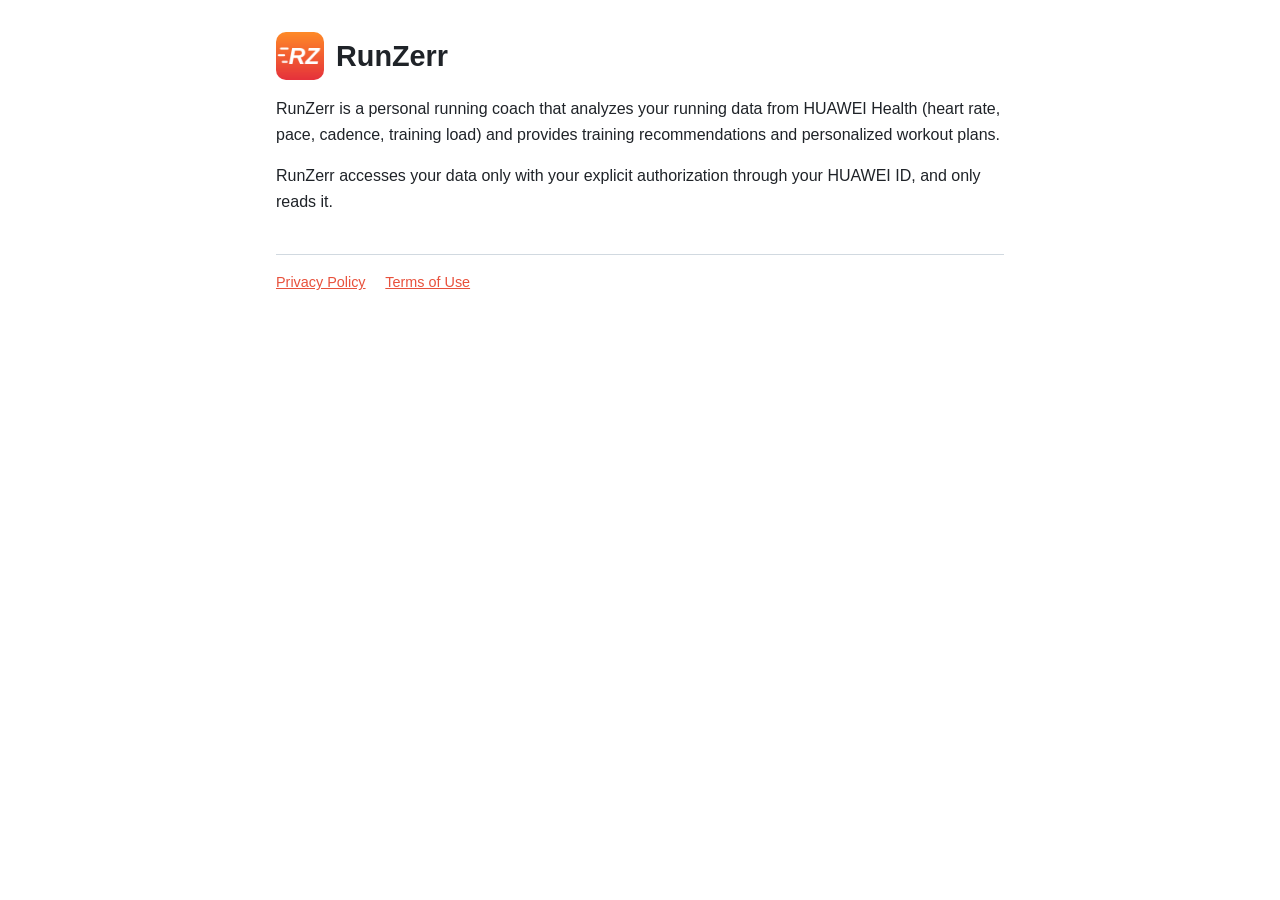
<file: docs/index.html>
<!DOCTYPE html>
<html lang="en">
<head>
  <meta charset="utf-8">
  <meta name="viewport" content="width=device-width, initial-scale=1">
  <title>RunZerr</title>
  <link rel="stylesheet" href="style.css">
</head>
<body>
<main>
  <header>
    <img src="icon-216.png" alt="RunZerr logo">
    <h1>RunZerr</h1>
  </header>
  <p>RunZerr is a personal running coach that analyzes your running data from HUAWEI Health
  (heart rate, pace, cadence, training load) and provides training recommendations and personalized workout plans.</p>
  <p>RunZerr accesses your data only with your explicit authorization through your HUAWEI ID, and only reads it.</p>
  <nav>
    <a href="privacy.html">Privacy Policy</a>
    <a href="terms.html">Terms of Use</a>
  </nav>
</main>
</body>
</html>
</file>
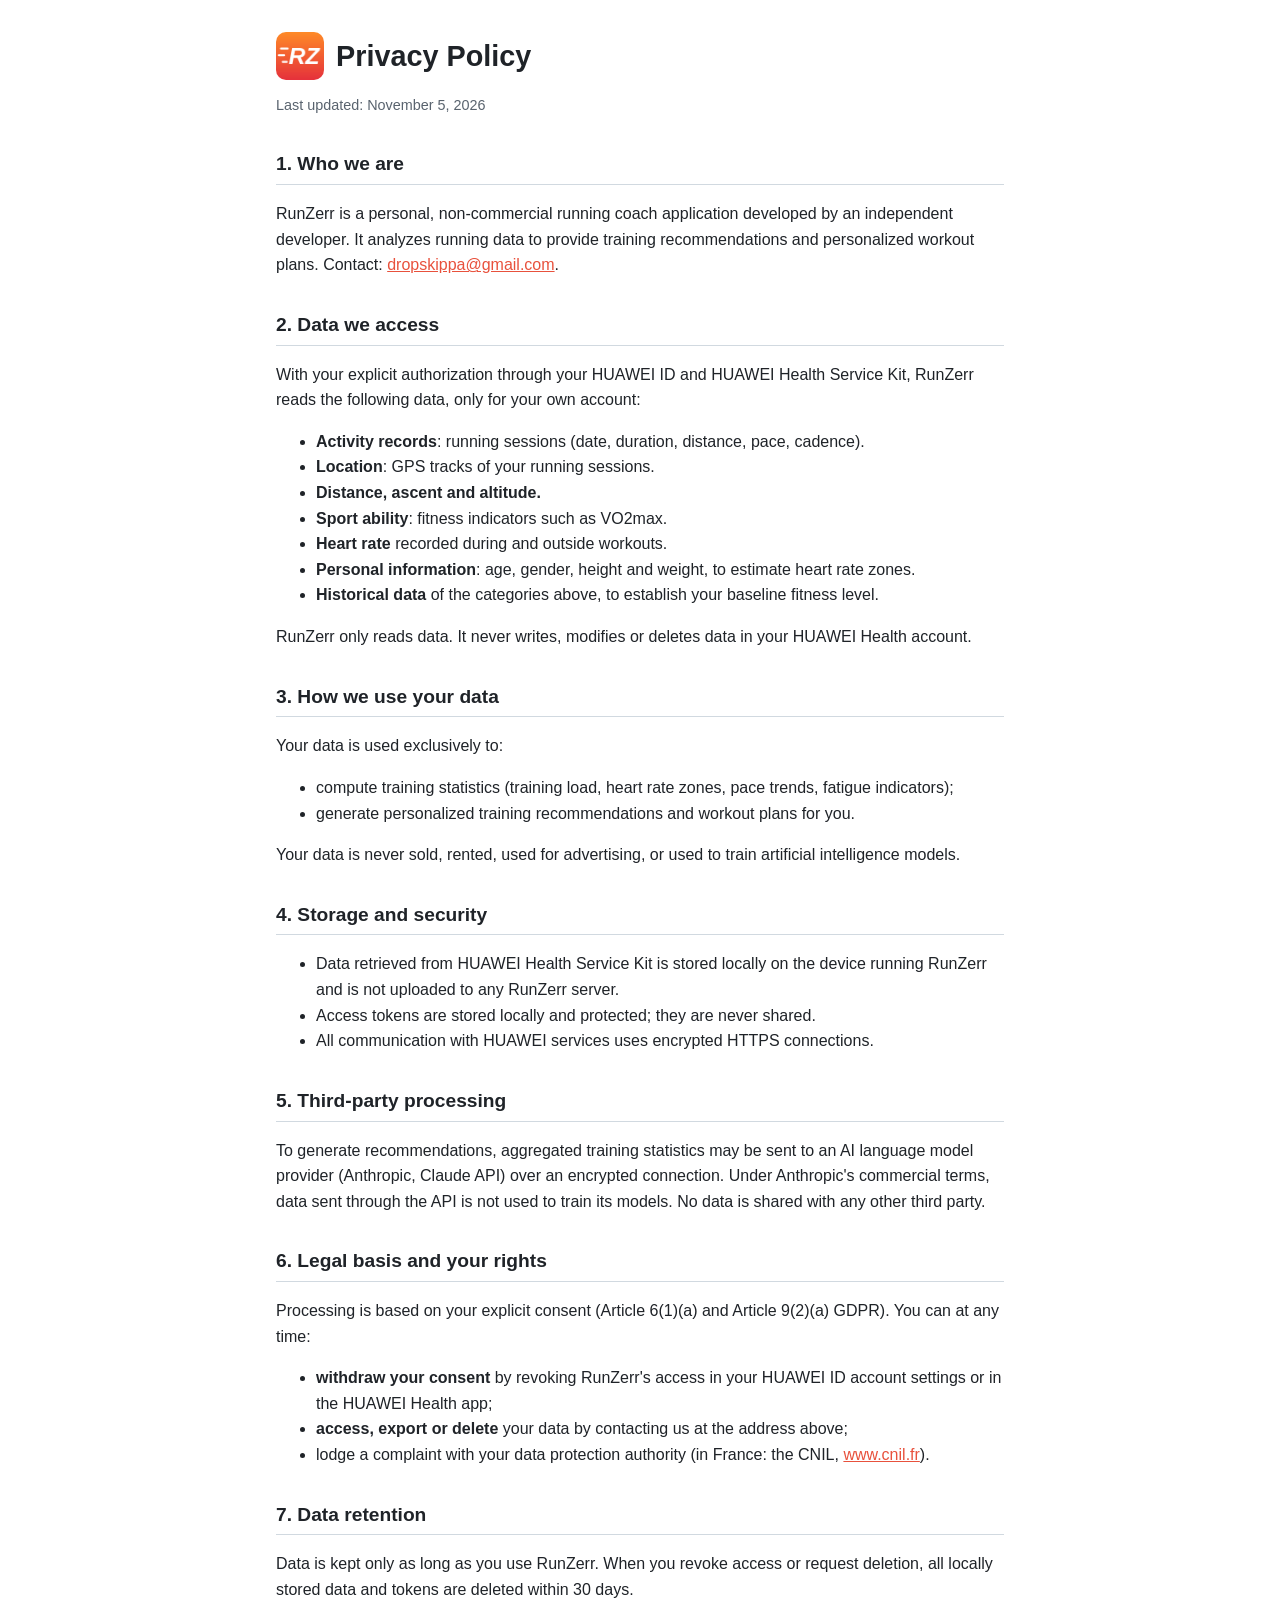
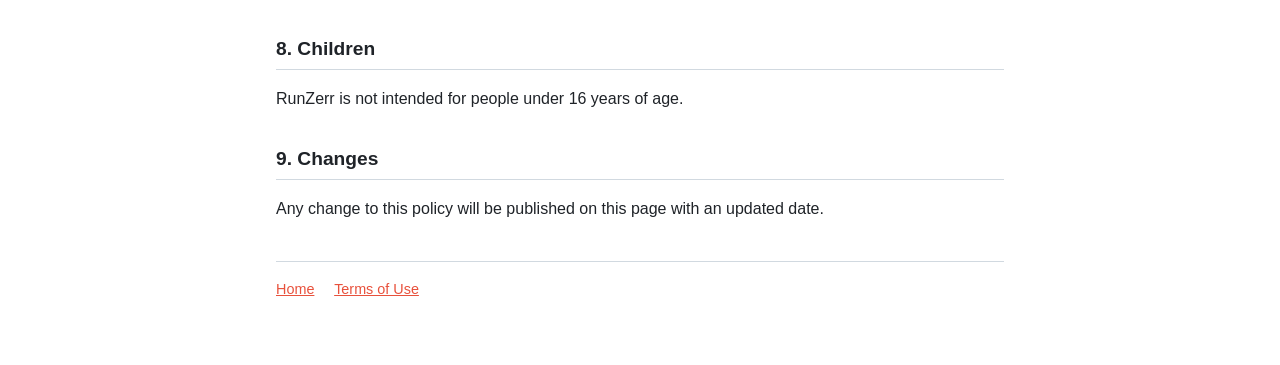
<file: docs/privacy.html>
<!DOCTYPE html>
<html lang="en">
<head>
  <meta charset="utf-8">
  <meta name="viewport" content="width=device-width, initial-scale=1">
  <title>RunZerr Privacy Policy</title>
  <link rel="stylesheet" href="style.css">
</head>
<body>
<main>
  <header>
    <img src="icon-216.png" alt="RunZerr logo">
    <h1>Privacy Policy</h1>
  </header>
  <p class="meta">Last updated: November 5, 2026</p>

  <h2>1. Who we are</h2>
  <p>RunZerr is a personal, non-commercial running coach application developed by an independent developer.
  It analyzes running data to provide training recommendations and personalized workout plans.
  Contact: <a href="mailto:dropskippa@gmail.com">dropskippa@gmail.com</a>.</p>

  <h2>2. Data we access</h2>
  <p>With your explicit authorization through your HUAWEI ID and HUAWEI Health Service Kit, RunZerr reads the following data,
  only for your own account:</p>
  <ul>
    <li><strong>Activity records</strong>: running sessions (date, duration, distance, pace, cadence).</li>
    <li><strong>Location</strong>: GPS tracks of your running sessions.</li>
    <li><strong>Distance, ascent and altitude.</strong></li>
    <li><strong>Sport ability</strong>: fitness indicators such as VO2max.</li>
    <li><strong>Heart rate</strong> recorded during and outside workouts.</li>
    <li><strong>Personal information</strong>: age, gender, height and weight, to estimate heart rate zones.</li>
    <li><strong>Historical data</strong> of the categories above, to establish your baseline fitness level.</li>
  </ul>
  <p>RunZerr only reads data. It never writes, modifies or deletes data in your HUAWEI Health account.</p>

  <h2>3. How we use your data</h2>
  <p>Your data is used exclusively to:</p>
  <ul>
    <li>compute training statistics (training load, heart rate zones, pace trends, fatigue indicators);</li>
    <li>generate personalized training recommendations and workout plans for you.</li>
  </ul>
  <p>Your data is never sold, rented, used for advertising, or used to train artificial intelligence models.</p>

  <h2>4. Storage and security</h2>
  <ul>
    <li>Data retrieved from HUAWEI Health Service Kit is stored locally on the device running RunZerr and is not uploaded to any RunZerr server.</li>
    <li>Access tokens are stored locally and protected; they are never shared.</li>
    <li>All communication with HUAWEI services uses encrypted HTTPS connections.</li>
  </ul>

  <h2>5. Third-party processing</h2>
  <p>To generate recommendations, aggregated training statistics may be sent to an AI language model provider
  (Anthropic, Claude API) over an encrypted connection. Under Anthropic's commercial terms, data sent through the API
  is not used to train its models. No data is shared with any other third party.</p>

  <h2>6. Legal basis and your rights</h2>
  <p>Processing is based on your explicit consent (Article 6(1)(a) and Article 9(2)(a) GDPR). You can at any time:</p>
  <ul>
    <li><strong>withdraw your consent</strong> by revoking RunZerr's access in your HUAWEI ID account settings or in the HUAWEI Health app;</li>
    <li><strong>access, export or delete</strong> your data by contacting us at the address above;</li>
    <li>lodge a complaint with your data protection authority (in France: the CNIL, <a href="https://www.cnil.fr">www.cnil.fr</a>).</li>
  </ul>

  <h2>7. Data retention</h2>
  <p>Data is kept only as long as you use RunZerr. When you revoke access or request deletion, all locally stored data and tokens are deleted within 30 days.</p>

  <h2>8. Children</h2>
  <p>RunZerr is not intended for people under 16 years of age.</p>

  <h2>9. Changes</h2>
  <p>Any change to this policy will be published on this page with an updated date.</p>

  <nav>
    <a href="index.html">Home</a>
    <a href="terms.html">Terms of Use</a>
  </nav>
</main>
</body>
</html>
</file>
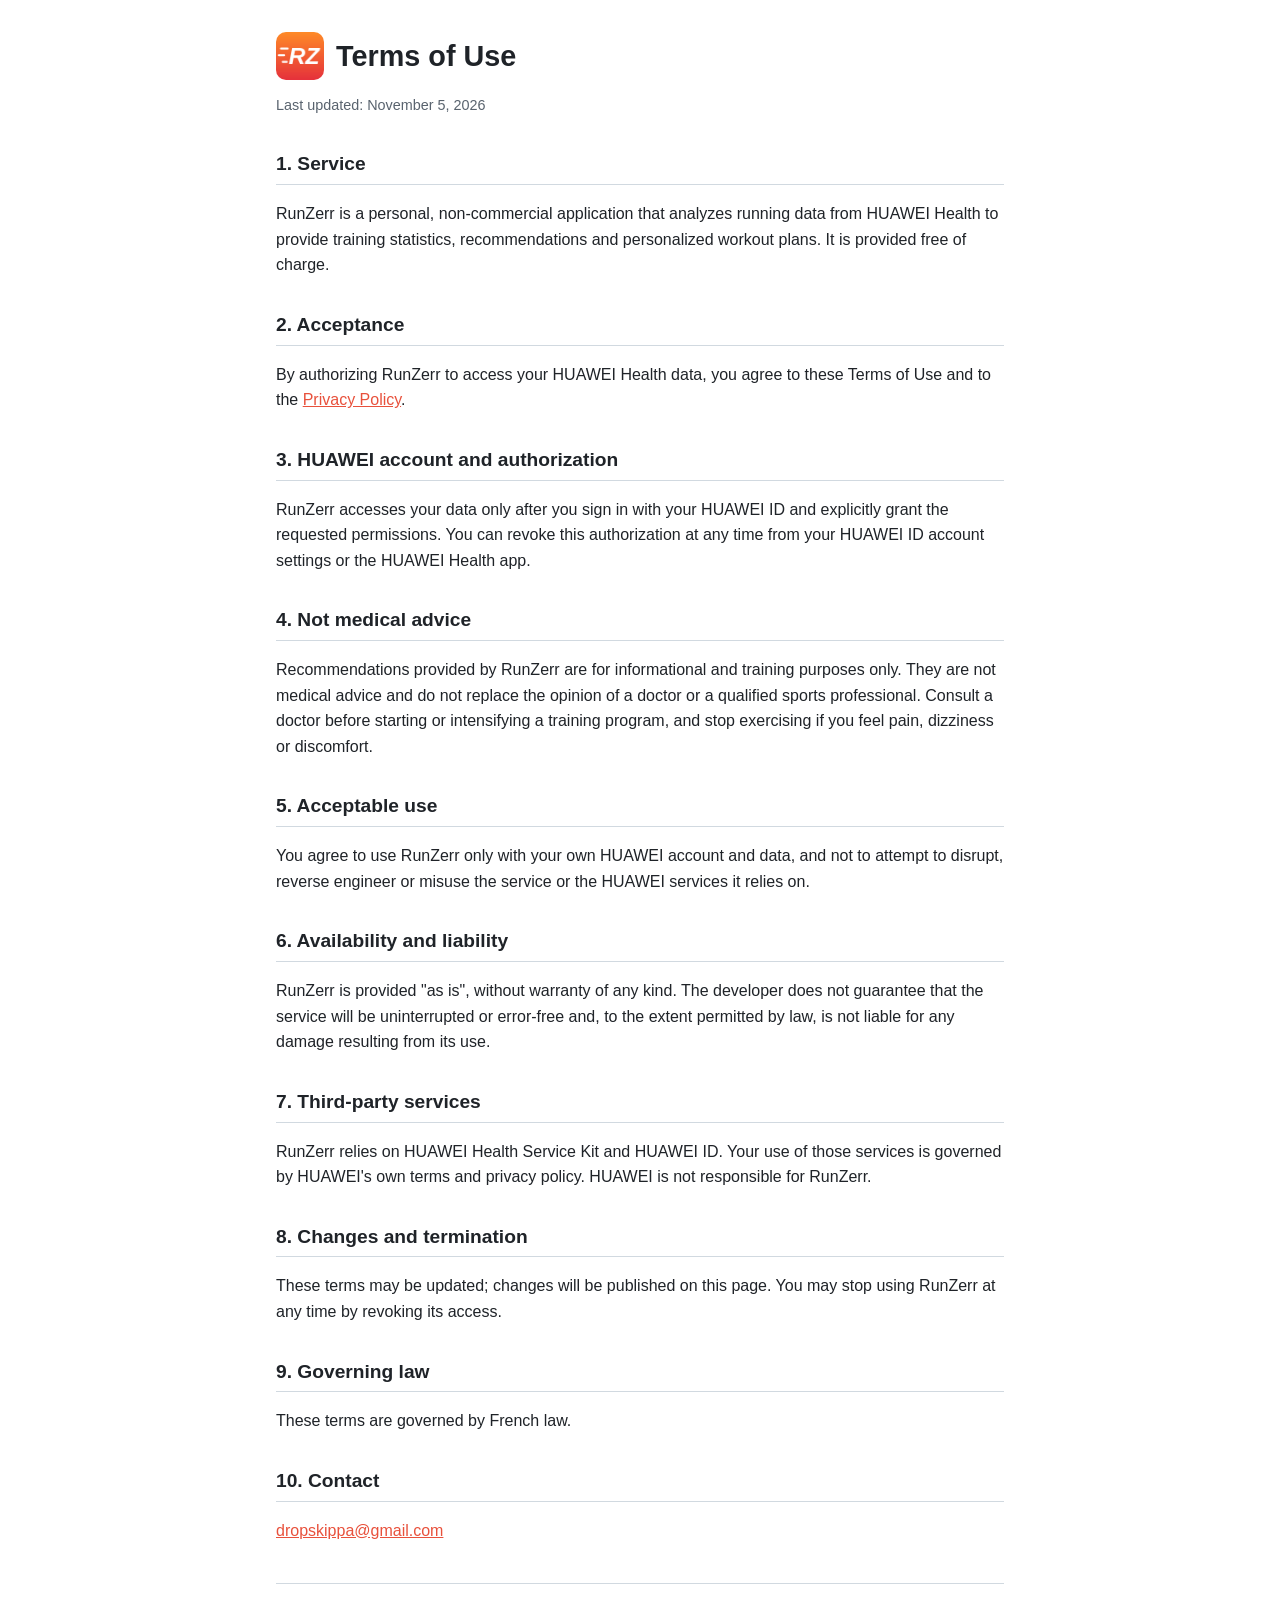
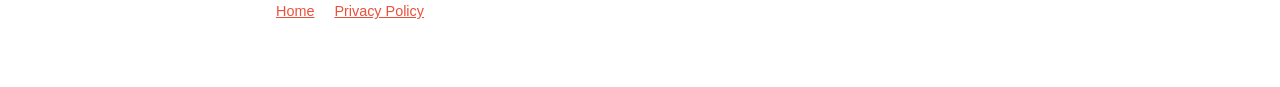
<file: docs/terms.html>
<!DOCTYPE html>
<html lang="en">
<head>
  <meta charset="utf-8">
  <meta name="viewport" content="width=device-width, initial-scale=1">
  <title>RunZerr Terms of Use</title>
  <link rel="stylesheet" href="style.css">
</head>
<body>
<main>
  <header>
    <img src="icon-216.png" alt="RunZerr logo">
    <h1>Terms of Use</h1>
  </header>
  <p class="meta">Last updated: November 5, 2026</p>

  <h2>1. Service</h2>
  <p>RunZerr is a personal, non-commercial application that analyzes running data from HUAWEI Health
  to provide training statistics, recommendations and personalized workout plans. It is provided free of charge.</p>

  <h2>2. Acceptance</h2>
  <p>By authorizing RunZerr to access your HUAWEI Health data, you agree to these Terms of Use and to the
  <a href="privacy.html">Privacy Policy</a>.</p>

  <h2>3. HUAWEI account and authorization</h2>
  <p>RunZerr accesses your data only after you sign in with your HUAWEI ID and explicitly grant the requested permissions.
  You can revoke this authorization at any time from your HUAWEI ID account settings or the HUAWEI Health app.</p>

  <h2>4. Not medical advice</h2>
  <p>Recommendations provided by RunZerr are for informational and training purposes only. They are not medical advice
  and do not replace the opinion of a doctor or a qualified sports professional. Consult a doctor before starting
  or intensifying a training program, and stop exercising if you feel pain, dizziness or discomfort.</p>

  <h2>5. Acceptable use</h2>
  <p>You agree to use RunZerr only with your own HUAWEI account and data, and not to attempt to disrupt, reverse engineer
  or misuse the service or the HUAWEI services it relies on.</p>

  <h2>6. Availability and liability</h2>
  <p>RunZerr is provided "as is", without warranty of any kind. The developer does not guarantee that the service will be
  uninterrupted or error-free and, to the extent permitted by law, is not liable for any damage resulting from its use.</p>

  <h2>7. Third-party services</h2>
  <p>RunZerr relies on HUAWEI Health Service Kit and HUAWEI ID. Your use of those services is governed by HUAWEI's own terms and privacy policy.
  HUAWEI is not responsible for RunZerr.</p>

  <h2>8. Changes and termination</h2>
  <p>These terms may be updated; changes will be published on this page. You may stop using RunZerr at any time by revoking its access.</p>

  <h2>9. Governing law</h2>
  <p>These terms are governed by French law.</p>

  <h2>10. Contact</h2>
  <p><a href="mailto:dropskippa@gmail.com">dropskippa@gmail.com</a></p>

  <nav>
    <a href="index.html">Home</a>
    <a href="privacy.html">Privacy Policy</a>
  </nav>
</main>
</body>
</html>
</file>
<file: docs/style.css>
:root {
  --bg: #ffffff;
  --text: #1f2328;
  --muted: #59636e;
  --accent: #e8513c;
  --border: #d1d9e0;
}
@media (prefers-color-scheme: dark) {
  :root {
    --bg: #0d1117;
    --text: #e6edf3;
    --muted: #9198a1;
    --accent: #ff7b5c;
    --border: #3d444d;
  }
}
* { box-sizing: border-box; }
body {
  margin: 0;
  background: var(--bg);
  color: var(--text);
  font: 16px/1.6 -apple-system, BlinkMacSystemFont, "Segoe UI", Roboto, sans-serif;
}
main { max-width: 760px; margin: 0 auto; padding: 32px 16px 64px; }
header { display: flex; align-items: center; gap: 12px; margin-bottom: 8px; }
header img { width: 48px; height: 48px; border-radius: 10px; }
h1 { margin: 0; font-size: 1.8rem; }
h2 { margin-top: 2rem; font-size: 1.2rem; border-bottom: 1px solid var(--border); padding-bottom: 4px; }
.meta { color: var(--muted); font-size: 0.9rem; }
a { color: var(--accent); }
nav { margin-top: 2.5rem; padding-top: 1rem; border-top: 1px solid var(--border); font-size: 0.9rem; }
nav a { margin-right: 16px; }
</file>
